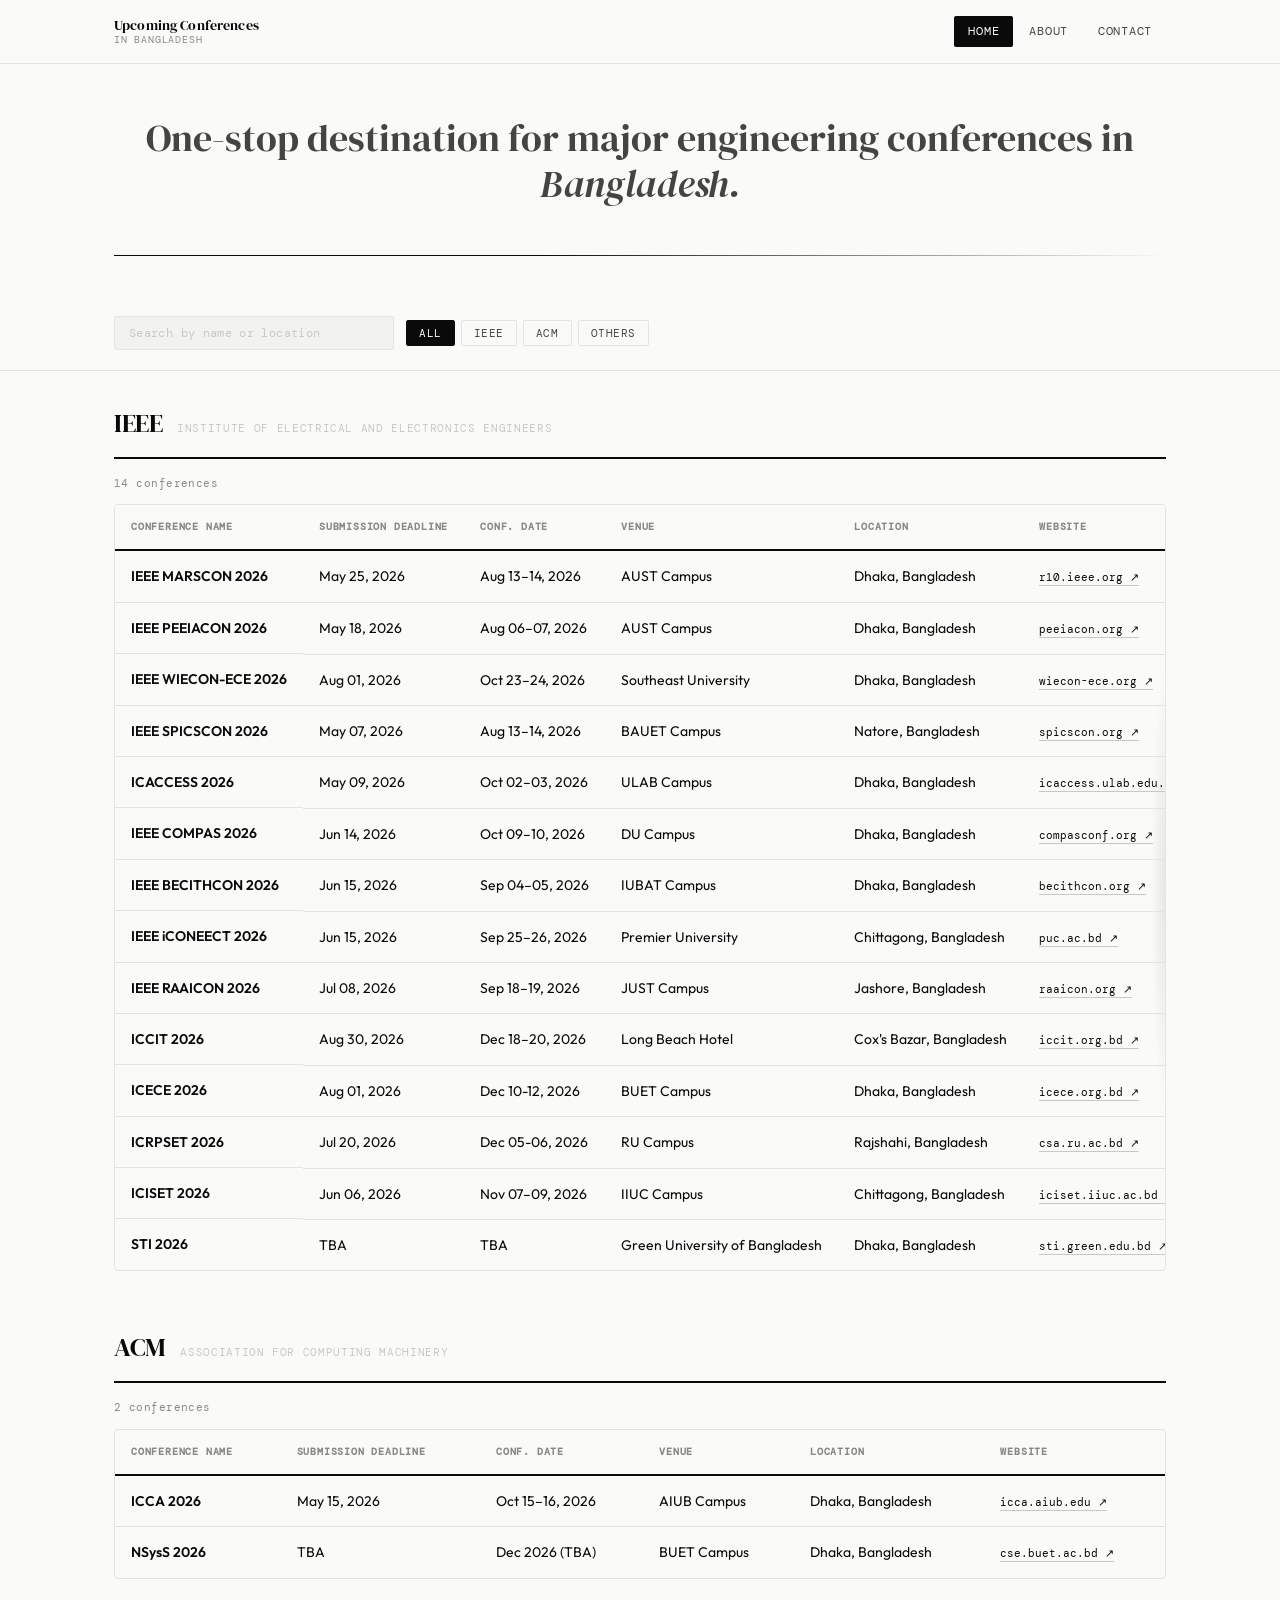
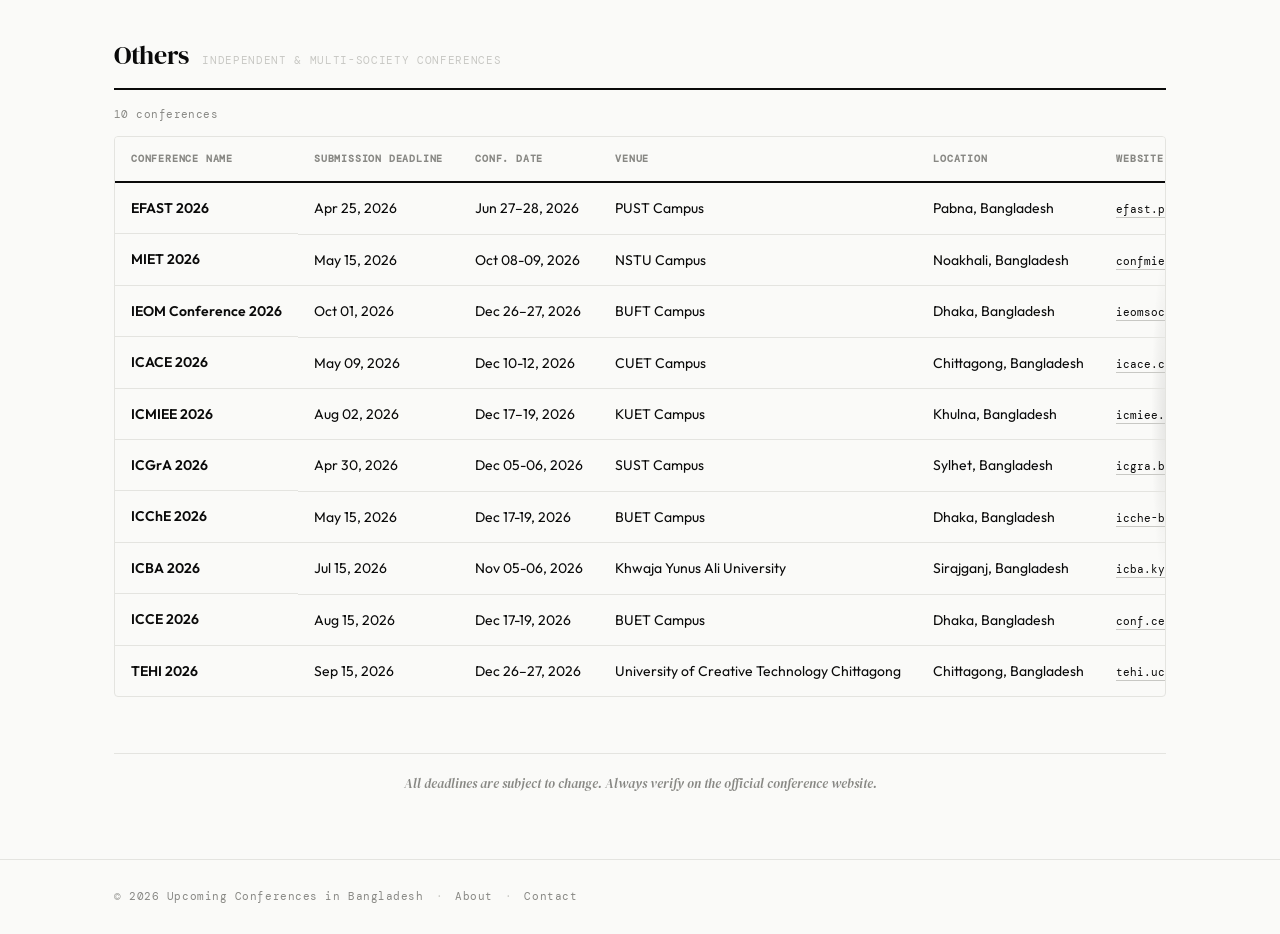
<file: index.html>
<!DOCTYPE html>
<html lang="en">
<head>
  <meta charset="UTF-8">
  <meta name="viewport" content="width=device-width, initial-scale=1.0">
  <title>Upcoming Conferences in Bangladesh</title>

<link rel="canonical" href="[https://conf.info.bd/](https://conf.info.bd/)" />
  
  <link rel="icon" href="favicon.ico" type="image/x-icon">
  <link rel="stylesheet" href="css/style.css">
  <link href="https://fonts.googleapis.com/css2?family=DM+Serif+Display:ital@0;1&family=DM+Mono:wght@400;500&family=Outfit:wght@300;400;500;600&display=swap" rel="stylesheet">
</head>
<body>

  <nav class="navbar">
    <div class="nav-inner">
      <a href="index.html" class="nav-logo">
        <div class="logo-text">
          <span class="logo-line1">Upcoming Conferences</span>
          <span class="logo-line2">in Bangladesh</span>
        </div>
      </a>
      <div class="nav-links">
        <a href="index.html" class="nav-link active">Home</a>
        <a href="about.html" class="nav-link">About</a>
        <a href="contact.html" class="nav-link">Contact</a>
      </div>
      <button class="nav-toggle" id="navToggle" aria-label="Menu">
        <span></span><span></span><span></span>
      </button>
    </div>
    <div class="nav-mobile" id="navMobile">
      <a href="index.html" class="nav-link active">Home</a>
      <a href="about.html" class="nav-link">About</a>
      <a href="contact.html" class="nav-link">Contact</a>
    </div>
  </nav>

  <header class="hero">
    <div class="hero-inner">
      <p class="hero-sub" style="text-align:center;">One-stop destination for major engineering conferences in<br><em>Bangladesh.</em></p>
    </div>
    <div class="hero-rule"></div>
  </header>

  <section class="filters-bar">
    <div class="container">
      <input type="text" id="searchInput" class="search-input" placeholder="Search by name or location" oninput="filterTable()">
      <div class="filter-chips">
        <button class="chip active" onclick="filterByField('all', this)">All</button>
        <button class="chip" onclick="filterByField('IEEE', this)">IEEE</button>
        <button class="chip" onclick="filterByField('ACM', this)">ACM</button>
        <button class="chip" onclick="filterByField('Others', this)">Others</button>
      </div>
    </div>
  </section>

  <main class="container">

    <div class="org-section" data-org="IEEE">
      <div class="org-header">
        <span class="org-label">IEEE</span>
        <span class="org-label-sub">Institute of Electrical and Electronics Engineers</span>
      </div>
      <div class="table-note">
        <span class="count-label" id="countLabel-ieee"></span>
      </div>
      <div class="table-wrapper">
        <table class="conf-table">
          <thead><tr>
            <th>Conference Name</th><th>Submission Deadline</th><th>Conf. Date</th><th>Venue</th><th>Location</th><th>Website</th>
          </tr></thead>
          <tbody class="tableBody" data-org="IEEE">
           <tr data-org="IEEE">
              <td class="conf-name">IEEE MARSCON 2026</td>
              <td class="deadline-cell">May 25, 2026</td>
              <td>Aug 13–14, 2026</td><td>AUST Campus</td><td>Dhaka, Bangladesh</td>
              <td><a href="https://r10.ieee.org/bd-aps-mtts/marscon" target="_blank" class="conf-link">r10.ieee.org ↗</a></td>
            </tr>
            <tr data-org="IEEE">
              <td class="conf-name">IEEE PEEIACON 2026</td>
              <td class="deadline-cell">May 18, 2026</td>
              <td>Aug 06–07, 2026</td><td>AUST Campus</td><td>Dhaka, Bangladesh</td>
              <td><a href="https://peeiacon.org/2026" target="_blank" class="conf-link">peeiacon.org ↗</a></td>
            </tr>
            <tr data-org="IEEE">
              <td class="conf-name">IEEE WIECON-ECE 2026</td>
              <td class="deadline-cell">Aug 01, 2026</td>
              <td>Oct 23–24, 2026</td><td>Southeast University</td><td>Dhaka, Bangladesh</td>
              <td><a href="https://wiecon-ece.org/" target="_blank" class="conf-link">wiecon-ece.org ↗</a></td>
            </tr>
            <tr data-org="IEEE">
              <td class="conf-name">IEEE SPICSCON 2026</td>
              <td class="deadline-cell">May 07, 2026</td>
              <td>Aug 13–14, 2026</td><td>BAUET Campus</td><td>Natore, Bangladesh</td>
              <td><a href="https://spicscon.org/2026" target="_blank" class="conf-link">spicscon.org ↗</a></td>
            </tr>
            <tr data-org="IEEE">
              <td class="conf-name">ICACCESS 2026</td>
              <td class="deadline-cell">May 09, 2026</td>
              <td>Oct 02–03, 2026</td><td>ULAB Campus</td><td>Dhaka, Bangladesh</td>
              <td><a href="https://icaccess.ulab.edu.bd" target="_blank" class="conf-link">icaccess.ulab.edu.bd ↗</a></td>
            </tr>
            <tr data-org="IEEE">
              <td class="conf-name">IEEE COMPAS 2026</td>
              <td class="deadline-cell">Jun 14, 2026</td>
              <td>Oct 09–10, 2026</td><td>DU Campus</td><td>Dhaka, Bangladesh</td>
              <td><a href="https://compasconf.org" target="_blank" class="conf-link">compasconf.org ↗</a></td>
            </tr>
            <tr data-org="IEEE">
              <td class="conf-name">IEEE BECITHCON 2026</td>
              <td class="deadline-cell">Jun 15, 2026</td>
              <td>Sep 04–05, 2026</td><td>IUBAT Campus</td><td>Dhaka, Bangladesh</td>
              <td><a href="https://becithcon.org/2026" target="_blank" class="conf-link">becithcon.org ↗</a></td>
            </tr>
            <tr data-org="IEEE">
              <td class="conf-name">IEEE iCONEECT 2026</td>
              <td class="deadline-cell">Jun 15, 2026</td>
              <td>Sep 25–26, 2026</td><td>Premier University</td><td>Chittagong, Bangladesh</td>
              <td><a href="https://iconeect2026.puc.ac.bd" target="_blank" class="conf-link">puc.ac.bd ↗</a></td>
            </tr>
            <tr data-org="IEEE">
              <td class="conf-name">IEEE RAAICON 2026</td>
              <td class="deadline-cell">Jul 08, 2026</td>
              <td>Sep 18–19, 2026</td><td>JUST Campus</td><td>Jashore, Bangladesh</td>
              <td><a href="https://raaicon.org/2026" target="_blank" class="conf-link">raaicon.org ↗</a></td>
            </tr>
            <tr data-org="IEEE">
              <td class="conf-name">ICCIT 2026</td>
              <td class="deadline-cell">Aug 30, 2026</td>
              <td>Dec 18–20, 2026</td><td>Long Beach Hotel</td><td>Cox's Bazar, Bangladesh</td>
              <td><a href="https://iccit.org.bd/2026/" target="_blank" class="conf-link">iccit.org.bd ↗</a></td>
            </tr>
            <tr data-org="IEEE">
              <td class="conf-name">ICECE 2026</td>
              <td class="deadline-cell">Aug 01, 2026</td>
              <td>Dec 10-12, 2026</td><td>BUET Campus</td><td>Dhaka, Bangladesh</td>
              <td><a href="https://icece.org.bd/2026/" target="_blank" class="conf-link">icece.org.bd ↗</a></td>
            </tr>
<tr data-org="IEEE">
              <td class="conf-name">ICRPSET 2026</td>
              <td class="deadline-cell">Jul 20, 2026</td>
              <td>Dec 05-06, 2026</td><td>RU Campus</td><td>Rajshahi, Bangladesh</td>
              <td><a href="https://csa.ru.ac.bd/icrpset/2026/" target="_blank" class="conf-link">csa.ru.ac.bd ↗</a></td>
            </tr>
<tr data-org="IEEE">
              <td class="conf-name">ICISET 2026</td>
              <td class="deadline-cell">Jun 06, 2026</td>
              <td>Nov 07–09, 2026</td><td>IIUC Campus</td><td>Chittagong, Bangladesh</td>
              <td><a href="https://iciset.iiuc.ac.bd/" target="_blank" class="conf-link">iciset.iiuc.ac.bd ↗</a></td>
            </tr>
            <tr data-org="IEEE">
              <td class="conf-name">STI 2026</td>
              <td class="deadline-cell">TBA</td>
              <td>TBA</td><td>Green University of Bangladesh</td><td>Dhaka, Bangladesh</td>
              <td><a href="https://sti.green.edu.bd/" target="_blank" class="conf-link">sti.green.edu.bd ↗</a></td>
            </tr>
          </tbody>
        </table>
      </div>
      <div class="card-list" id="cardList-ieee"></div>
    </div>

    <div class="org-section" data-org="ACM">
      <div class="org-header">
        <span class="org-label">ACM</span>
        <span class="org-label-sub">Association for Computing Machinery</span>
      </div>
      <div class="table-note">
        <span class="count-label" id="countLabel-acm"></span>
      </div>
      <div class="table-wrapper">
        <table class="conf-table">
          <thead><tr>
            <th>Conference Name</th><th>Submission Deadline</th><th>Conf. Date</th><th>Venue</th><th>Location</th><th>Website</th>
          </tr></thead>
          <tbody class="tableBody" data-org="ACM">
            <tr data-org="ACM">
              <td class="conf-name">ICCA 2026</td>
              <td class="deadline-cell">May 15, 2026</td>
              <td>Oct 15–16, 2026</td><td>AIUB Campus</td><td>Dhaka, Bangladesh</td>
              <td><a href="https://icca.aiub.edu/" target="_blank" class="conf-link">icca.aiub.edu ↗</a></td>
            </tr>
            <tr data-org="ACM">
              <td class="conf-name">NSysS 2026</td>
              <td class="deadline-cell">TBA</td>
              <td>Dec 2026 (TBA)</td><td>BUET Campus</td><td>Dhaka, Bangladesh</td>
              <td><a href="https://cse.buet.ac.bd/nsyss2026/" target="_blank" class="conf-link">cse.buet.ac.bd ↗</a></td>
            </tr>
          </tbody>
        </table>
      </div>
      <div class="card-list" id="cardList-acm"></div>
    </div>

    <div class="org-section" data-org="Others">
      <div class="org-header">
        <span class="org-label">Others</span>
        <span class="org-label-sub">Independent &amp; multi-society conferences</span>
      </div>
      <div class="table-note">
        <span class="count-label" id="countLabel-others"></span>
      </div>
      <div class="table-wrapper">
        <table class="conf-table">
          <thead><tr>
            <th>Conference Name</th><th>Submission Deadline</th><th>Conf. Date</th><th>Venue</th><th>Location</th><th>Website</th>
          </tr></thead>
          <tbody class="tableBody" data-org="Others">
            <tr data-org="Others">
              <td class="conf-name">EFAST 2026</td>
              <td class="deadline-cell">Apr 25, 2026</td>
              <td>Jun 27–28, 2026</td><td>PUST Campus</td><td>Pabna, Bangladesh</td>
              <td><a href="https://efast.pust.ac.bd" target="_blank" class="conf-link">efast.pust.ac.bd ↗</a></td>
            </tr>
            <tr data-org="Others">
              <td class="conf-name">MIET 2026</td>
              <td class="deadline-cell">May 15, 2026</td>
              <td>Oct 08-09, 2026</td><td>NSTU Campus</td><td>Noakhali, Bangladesh</td>
              <td><a href="https://confmiet.org/" target="_blank" class="conf-link">confmiet.org ↗</a></td>
            </tr>
            <tr data-org="Others">
              <td class="conf-name">IEOM Conference 2026</td>
              <td class="deadline-cell">Oct 01, 2026</td>
              <td>Dec 26–27, 2026</td><td>BUFT Campus</td><td>Dhaka, Bangladesh</td>
              <td><a href="https://ieomsociety.org/bangladesh2026/" target="_blank" class="conf-link">ieomsociety.org ↗</a></td>
            </tr>
<tr data-org="Others">
              <td class="conf-name">ICACE 2026</td>
              <td class="deadline-cell">May 09, 2026</td>
              <td>Dec 10-12, 2026</td><td>CUET Campus</td><td>Chittagong, Bangladesh</td>
              <td><a href="https://icace.cuet.ac.bd/" target="_blank" class="conf-link">icace.cuet.ac.bd ↗</a></td>
            </tr>
            <tr data-org="Others">
              <td class="conf-name">ICMIEE 2026</td>
              <td class="deadline-cell">Aug 02, 2026</td>
              <td>Dec 17–19, 2026</td><td>KUET Campus</td><td>Khulna, Bangladesh</td>
              <td><a href="https://icmiee.kuet.ac.bd/" target="_blank" class="conf-link">icmiee.kuet.ac.bd ↗</a></td>
            </tr>
<tr data-org="Others">
              <td class="conf-name">ICGrA 2026</td>
              <td class="deadline-cell">Apr 30, 2026</td>
              <td>Dec 05-06, 2026</td><td>SUST Campus</td><td>Sylhet, Bangladesh</td>
              <td><a href="https://icgra.buet.ac.bd/2026" target="_blank" class="conf-link">icgra.buet.ac.bd ↗</a></td>
            </tr>
<tr data-org="Others">
              <td class="conf-name">ICChE 2026</td>
              <td class="deadline-cell">May 15, 2026</td>
              <td>Dec 17-19, 2026</td><td>BUET Campus</td><td>Dhaka, Bangladesh</td>
              <td><a href="https://icche-buet.com/" target="_blank" class="conf-link">icche-buet.com ↗</a></td>
            </tr>
<tr data-org="Others">
              <td class="conf-name">ICBA 2026 </td>
              <td class="deadline-cell">Jul 15, 2026</td>
              <td>Nov 05-06, 2026</td><td>Khwaja Yunus Ali University</td><td>Sirajganj, Bangladesh</td>
              <td><a href="https://icba.kyau.edu.bd/" target="_blank" class="conf-link">icba.kyau.edu.bd ↗</a></td>
            </tr>
<tr data-org="Others">
              <td class="conf-name">ICCE 2026</td>
              <td class="deadline-cell">Aug 15, 2026</td>
              <td>Dec 17-19, 2026</td><td>BUET Campus</td><td>Dhaka, Bangladesh</td>
              <td><a href="https://conf.ce.buet.ac.bd/" target="_blank" class="conf-link">conf.ce.buet.ac.bd ↗</a></td>
            </tr>
            <tr data-org="Others">
              <td class="conf-name">TEHI 2026</td>
              <td class="deadline-cell">Sep 15, 2026</td>
              <td>Dec 26–27, 2026</td><td>University of Creative Technology Chittagong</td><td>Chittagong, Bangladesh</td>
              <td><a href="https://tehi.uctc.ac.bd/" target="_blank" class="conf-link">tehi.uctc.ac.bd/ ↗</a></td>
            </tr>
          </tbody>
        </table>
      </div>
      <div class="card-list" id="cardList-others"></div>
    </div>

    <p class="no-results" id="noResults" style="display:none">No conferences match your search.</p>

    <div class="table-footer">
      <p><em>All deadlines are subject to change. Always verify on the official conference website.</em></p>
    </div>

  </main>

  <footer class="site-footer">
    <div class="container">
      <span>© 2026 Upcoming Conferences in Bangladesh</span>
      <span class="footer-sep">·</span>
      <a href="about.html">About</a>
      <span class="footer-sep">·</span>
      <a href="contact.html">Contact</a>
    </div>
  </footer>

  <script src="js/script.js"></script>
</body>
</html>
</file>
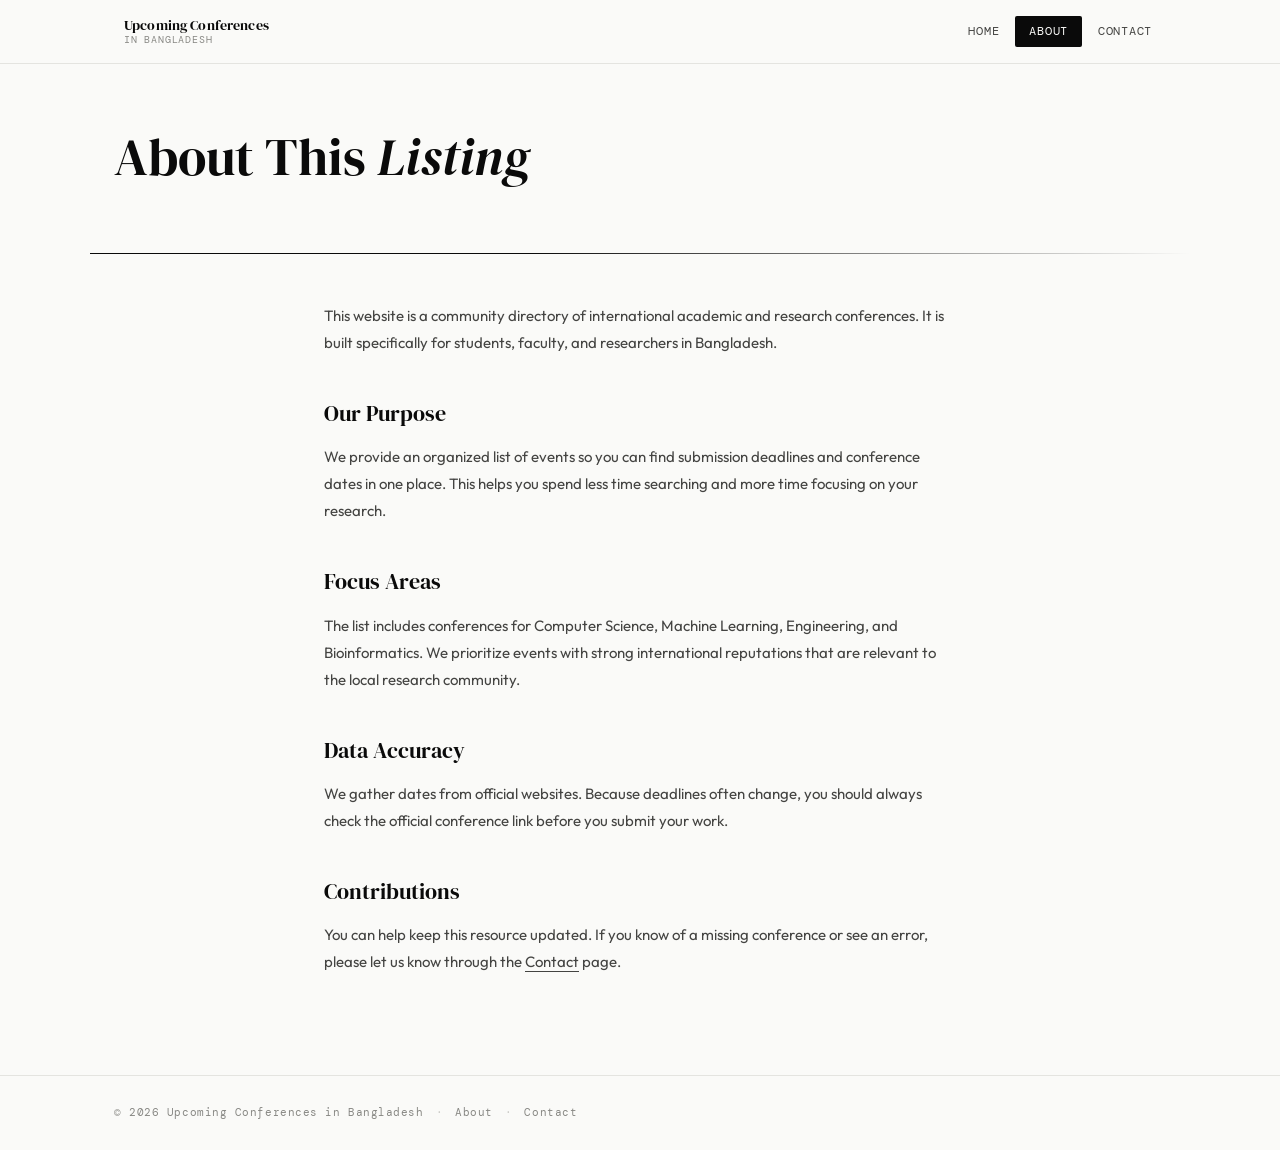
<file: about.html>
<!DOCTYPE html>
<html lang="en">
<head>
  <meta charset="UTF-8">
  <meta name="viewport" content="width=device-width, initial-scale=1.0">
  <title>About – Upcoming Conferences in Bangladesh</title>

<link rel="canonical" href="[https://conf.info.bd/about](https://conf.info.bd/about)" />
  
  <link rel="icon" href="favicon.ico" type="image/x-icon">
  <link rel="stylesheet" href="css/style.css">
  <link href="https://fonts.googleapis.com/css2?family=DM+Serif+Display:ital@0;1&family=DM+Mono:wght@400;500&family=Outfit:wght@300;400;500;600&display=swap" rel="stylesheet">
</head>
<body>

  <nav class="navbar">
    <div class="nav-inner">
      <a href="index.html" class="nav-logo">
        <div class="logo-mark">
          <svg viewBox="0 0 60 40" xmlns="http://www.w3.org/2000/svg" class="logo-svg">
            <path d="M5 5 L5 35 Q5 38 8 38 L22 38 Q30 38 30 30 L30 22 Q30 14 22 14 L14 14 L14 5 Z" fill="#111"/>
            <path d="M30 5 L30 22 Q30 30 38 30 L46 30 Q54 30 54 22 L54 14 Q54 6 46 6 L38 6 L38 5 Z" fill="none" stroke="#111" stroke-width="2.5"/>
            <path d="M30 22 Q30 38 22 38 L8 38" fill="none" stroke="#111" stroke-width="2.5"/>
          </svg>
        </div>
        <div class="logo-text">
          <span class="logo-line1">Upcoming Conferences</span>
          <span class="logo-line2">in Bangladesh</span>
        </div>
      </a>
      <div class="nav-links">
        <a href="index.html" class="nav-link">Home</a>
        <a href="about.html" class="nav-link active">About</a>
        <a href="contact.html" class="nav-link">Contact</a>
      </div>
      <button class="nav-toggle" id="navToggle" aria-label="Menu">
        <span></span><span></span><span></span>
      </button>
    </div>
    <div class="nav-mobile" id="navMobile">
      <a href="index.html" class="nav-link">Home</a>
      <a href="about.html" class="nav-link active">About</a>
      <a href="contact.html" class="nav-link">Contact</a>
    </div>
  </nav>

  <div class="page-hero">
    <p class="hero-eyebrow"> </p>
    <h1>About This <em>Listing</em></h1>
  </div>

  <div class="hero-rule" style="max-width:1100px;margin:0 auto 48px;padding:0 24px;"></div>

  <div class="page-body">
    <p>This website is a community directory of international academic and research conferences. It is built specifically for students, faculty, and researchers in Bangladesh.</p>

    <h2>Our Purpose</h2>
    <p>We provide an organized list of events so you can find submission deadlines and conference dates in one place. This helps you spend less time searching and more time focusing on your research.</p>

    <h2>Focus Areas</h2>
    <p>The list includes conferences for Computer Science, Machine Learning, Engineering, and Bioinformatics. We prioritize events with strong international reputations that are relevant to the local research community.</p>

    <h2>Data Accuracy</h2>
    <p>We gather dates from official websites. Because deadlines often change, you should always check the official conference link before you submit your work.</p>

    <h2>Contributions</h2>
    <p>You can help keep this resource updated. If you know of a missing conference or see an error, please let us know through the <a href="contact.html" style="border-bottom:1px solid currentColor;">Contact</a> page.</p>
  </div>

  <footer class="site-footer">
    <div class="container">
      <span>© 2026 Upcoming Conferences in Bangladesh</span>
      <span class="footer-sep">·</span>
      <a href="about.html">About</a>
      <span class="footer-sep">·</span>
      <a href="contact.html">Contact</a>
    </div>
  </footer>

  <script src="js/script.js"></script>
</body>
</html>
</file>
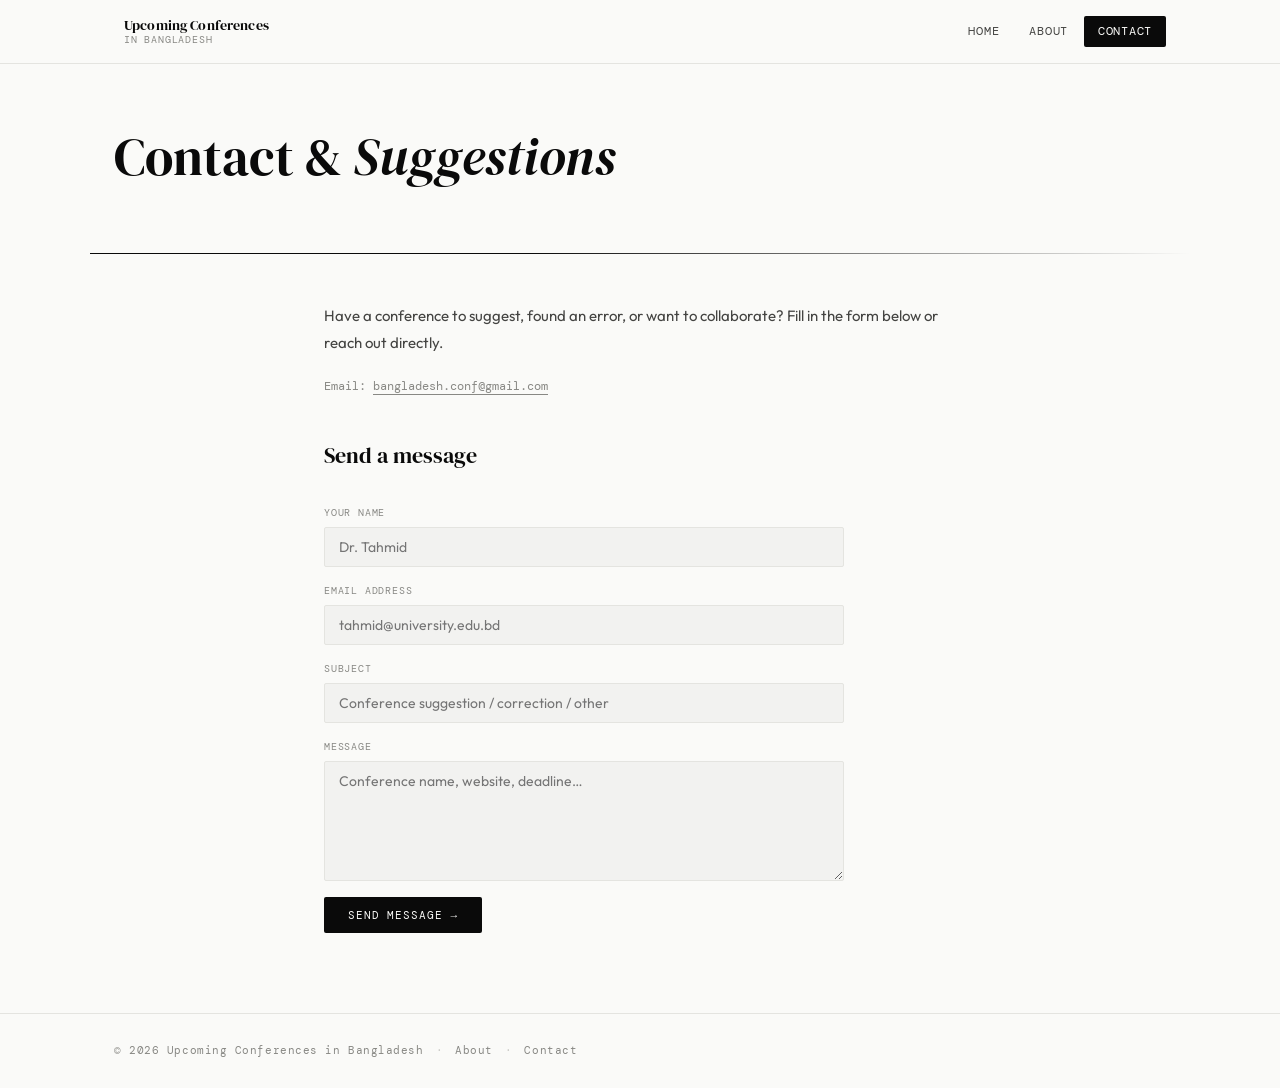
<file: contact.html>
<!DOCTYPE html>
<html lang="en">
<head>
  <meta charset="UTF-8">
  <meta name="viewport" content="width=device-width, initial-scale=1.0">
  <title>Contact – Upcoming Conferences in Bangladesh</title>

  <link rel="canonical" href="[https://conf.info.bd/contact](https://conf.info.bd/contact)" />
  
  <link rel="icon" href="favicon.ico" type="image/x-icon">
  <link rel="stylesheet" href="css/style.css">
  <link href="https://fonts.googleapis.com/css2?family=DM+Serif+Display:ital@0;1&family=DM+Mono:wght@400;500&family=Outfit:wght@300;400;500;600&display=swap" rel="stylesheet">
</head>
<body>

  <nav class="navbar">
    <div class="nav-inner">
      <a href="index.html" class="nav-logo">
        <div class="logo-mark">
          <svg viewBox="0 0 60 40" xmlns="http://www.w3.org/2000/svg" class="logo-svg">
            <path d="M5 5 L5 35 Q5 38 8 38 L22 38 Q30 38 30 30 L30 22 Q30 14 22 14 L14 14 L14 5 Z" fill="#111"/>
            <path d="M30 5 L30 22 Q30 30 38 30 L46 30 Q54 30 54 22 L54 14 Q54 6 46 6 L38 6 L38 5 Z" fill="none" stroke="#111" stroke-width="2.5"/>
            <path d="M30 22 Q30 38 22 38 L8 38" fill="none" stroke="#111" stroke-width="2.5"/>
          </svg>
        </div>
        <div class="logo-text">
          <span class="logo-line1">Upcoming Conferences</span>
          <span class="logo-line2">in Bangladesh</span>
        </div>
      </a>
      <div class="nav-links">
        <a href="index.html" class="nav-link">Home</a>
        <a href="about.html" class="nav-link">About</a>
        <a href="contact.html" class="nav-link active">Contact</a>
      </div>
      <button class="nav-toggle" id="navToggle" aria-label="Menu">
        <span></span><span></span><span></span>
      </button>
    </div>
    <div class="nav-mobile" id="navMobile">
      <a href="index.html" class="nav-link">Home</a>
      <a href="about.html" class="nav-link">About</a>
      <a href="contact.html" class="nav-link active">Contact</a>
    </div>
  </nav>

  <div class="page-hero">
    <p class="hero-eyebrow"> </p>
    <h1>Contact &amp; <em>Suggestions</em></h1>
  </div>

  <div class="hero-rule" style="max-width:1100px;margin:0 auto 48px;padding:0 24px;"></div>

  <div class="page-body">
    <p>Have a conference to suggest, found an error, or want to collaborate? Fill in the form below or reach out directly.</p>

    <p style="font-family: var(--font-mono); font-size: 12px; color: var(--gray-500);">
      Email: <a href="mailto:bangladesh.conf@gmail.com" style="border-bottom:1px solid currentColor;">bangladesh.conf@gmail.com</a>
    </p>

    <h2>Send a message</h2>

    <!-- Note: this form uses Formspree (free). See instructions at the bottom of the page. -->
    <form class="contact-form" action="https://formspree.io/f/xrerqdra" method="POST">
      <div class="form-group">
        <label class="form-label" for="name">Your name</label>
        <input class="form-input" type="text" id="name" name="name" placeholder="Dr. Tahmid" required>
      </div>
      <div class="form-group">
        <label class="form-label" for="email">Email address</label>
        <input class="form-input" type="email" id="email" name="email" placeholder="tahmid@university.edu.bd" required>
      </div>
      <div class="form-group">
        <label class="form-label" for="subject">Subject</label>
        <input class="form-input" type="text" id="subject" name="subject" placeholder="Conference suggestion / correction / other">
      </div>
      <div class="form-group">
        <label class="form-label" for="message">Message</label>
        <textarea class="form-textarea" id="message" name="message" placeholder="Conference name, website, deadline…" required></textarea>
      </div>
      <button class="form-btn" type="submit">Send message →</button>
    </form>

  </div>

  <footer class="site-footer">
    <div class="container">
      <span>© 2026 Upcoming Conferences in Bangladesh</span>
      <span class="footer-sep">·</span>
      <a href="about.html">About</a>
      <span class="footer-sep">·</span>
      <a href="contact.html">Contact</a>
    </div>
  </footer>

  <script src="js/script.js"></script>
</body>
</html>
</file>
<file: css/style.css>
/* ===== RESET & BASE ===== */
*, *::before, *::after { box-sizing: border-box; margin: 0; padding: 0; }

:root {
  --black: #0a0a0a;
  --white: #fafaf8;
  --gray-100: #f2f2f0;
  --gray-200: #e4e4e0;
  --gray-300: #c8c8c4;
  --gray-500: #888884;
  --gray-700: #444442;
  --accent: #111;
  --font-serif: 'DM Serif Display', Georgia, serif;
  --font-sans: 'Outfit', sans-serif;
  --font-mono: 'DM Mono', monospace;
  --radius: 4px;
  --nav-h: 64px;
}

html { scroll-behavior: smooth; }

body {
  background: var(--white);
  color: var(--black);
  font-family: var(--font-sans);
  font-size: 15px;
  line-height: 1.6;
  -webkit-font-smoothing: antialiased;
}

a { color: inherit; text-decoration: none; }
.container { max-width: 1100px; margin: 0 auto; padding: 0 24px; }

/* ===== NAVBAR ===== */
.navbar {
  position: sticky;
  top: 0;
  z-index: 100;
  background: var(--white);
  border-bottom: 1px solid var(--gray-200);
  height: var(--nav-h);
}

.nav-inner {
  max-width: 1100px;
  margin: 0 auto;
  padding: 0 24px;
  height: 100%;
  display: flex;
  align-items: center;
  gap: 16px;
}

/* LOGO */
.nav-logo {
  display: flex;
  align-items: center;
  gap: 10px;
  text-decoration: none;
  flex-shrink: 0;
}

.logo-text {
  display: flex;
  flex-direction: column;
  line-height: 1.2;
}

.logo-line1 {
  font-family: var(--font-serif);
  font-size: 14px;
  color: var(--black);
  letter-spacing: 0.01em;
}

.logo-line2 {
  font-family: var(--font-mono);
  font-size: 10px;
  color: var(--gray-500);
  letter-spacing: 0.08em;
  text-transform: uppercase;
}

/* NAV LINKS */
.nav-links {
  margin-left: auto;
  display: flex;
  gap: 2px;
}

.nav-link {
  font-family: var(--font-mono);
  font-size: 12px;
  letter-spacing: 0.06em;
  text-transform: uppercase;
  padding: 6px 14px;
  border-radius: 2px;
  color: var(--gray-700);
  transition: background 0.15s, color 0.15s;
}

.nav-link:hover { background: var(--gray-100); color: var(--black); }
.nav-link.active { background: var(--black); color: var(--white); }

/* HAMBURGER */
.nav-toggle {
  display: none;
  flex-direction: column;
  gap: 5px;
  background: none;
  border: none;
  cursor: pointer;
  padding: 4px;
  margin-left: auto;
}

.nav-toggle span {
  display: block;
  width: 22px;
  height: 1.5px;
  background: var(--black);
  transition: transform 0.2s, opacity 0.2s;
}

.nav-mobile {
  display: none;
  flex-direction: column;
  background: var(--white);
  border-top: 1px solid var(--gray-200);
  padding: 12px 24px;
  gap: 4px;
}

.nav-mobile .nav-link {
  padding: 10px 12px;
  font-size: 13px;
}

.nav-mobile.open { display: flex; }

/* ===== HERO ===== */
.hero {
  padding: 52px 24px 40px;
  max-width: 1100px;
  margin: 0 auto;
  position: relative;
}

.hero-sub {
  font-family: var(--font-serif);
  font-size: clamp(24px, 3.5vw, 38px);
  color: var(--gray-700);
  font-weight: 400;
  line-height: 1.2;
  white-space: nowrap;
  overflow: hidden;
  text-overflow: ellipsis;
}

.hero-rule {
  margin-top: 48px;
  height: 1px;
  background: linear-gradient(to right, var(--black) 0%, var(--black) 40%, transparent 100%);
}

/* ===== FILTERS ===== */
.filters-bar {
  padding: 20px 0;
  border-bottom: 1px solid var(--gray-200);
  background: var(--white);
  position: sticky;
  top: var(--nav-h);
  z-index: 50;
}

.filters-bar .container {
  display: flex;
  flex-wrap: wrap;
  align-items: center;
  gap: 12px;
}

.search-input {
  font-family: var(--font-mono);
  font-size: 12px;
  letter-spacing: 0.03em;
  border: 1px solid var(--gray-200);
  background: var(--gray-100);
  padding: 8px 14px;
  border-radius: 2px;
  outline: none;
  width: 280px;
  transition: border-color 0.15s, background 0.15s;
  color: var(--black);
}

.search-input::placeholder { color: var(--gray-300); }
.search-input:focus { border-color: var(--black); background: var(--white); }

.filter-chips {
  display: flex;
  gap: 6px;
  flex-wrap: wrap;
}

.chip {
  font-family: var(--font-mono);
  font-size: 11px;
  letter-spacing: 0.05em;
  text-transform: uppercase;
  padding: 5px 12px;
  border: 1px solid var(--gray-200);
  background: transparent;
  border-radius: 2px;
  cursor: pointer;
  color: var(--gray-700);
  transition: background 0.12s, color 0.12s, border-color 0.12s;
}

.chip:hover { border-color: var(--gray-500); color: var(--black); }
.chip.active { background: var(--black); color: var(--white); border-color: var(--black); }

/* ===== TABLE AREA ===== */
main.container { padding-top: 32px; padding-bottom: 64px; }

.table-note {
  display: flex;
  justify-content: space-between;
  align-items: center;
  margin-bottom: 12px;
}

.swipe-hint {
  font-family: var(--font-mono);
  font-size: 10px;
  letter-spacing: 0.06em;
  color: var(--gray-300);
  text-transform: uppercase;
  display: none; /* shown only on mobile via JS */
}

.count-label {
  font-family: var(--font-mono);
  font-size: 11px;
  color: var(--gray-500);
  letter-spacing: 0.04em;
}

/* TABLE */
.table-wrapper {
  width: 100%;
  overflow-x: auto;
  -webkit-overflow-scrolling: touch;
  border: 1px solid var(--gray-200);
  border-radius: var(--radius);
  /* Subtle scroll shadow indicators */
  background:
    linear-gradient(to right, var(--white) 20px, transparent 20px),
    linear-gradient(to left, var(--white) 20px, transparent 20px) 100% 0,
    radial-gradient(ellipse at left, rgba(0,0,0,.08) 0%, transparent 70%) 0 50%,
    radial-gradient(ellipse at right, rgba(0,0,0,.08) 0%, transparent 70%) 100% 50%;
  background-repeat: no-repeat;
  background-color: var(--white);
  background-size: 40px 100%, 40px 100%, 14px 60%, 14px 60%;
  background-attachment: local, local, scroll, scroll;
}

.conf-table {
  width: 100%;
  min-width: 780px;
  border-collapse: collapse;
  font-size: 14px;
}

.conf-table thead tr {
  border-bottom: 2px solid var(--black);
}

.conf-table th {
  font-family: var(--font-mono);
  font-size: 10px;
  letter-spacing: 0.08em;
  text-transform: uppercase;
  color: var(--gray-500);
  padding: 14px 16px;
  text-align: left;
  white-space: nowrap;
  background: var(--white);
}

.conf-table td {
  padding: 14px 16px;
  vertical-align: top;
  border-bottom: 1px solid var(--gray-200);
  color: var(--black);
  white-space: nowrap;
}

.conf-table tbody tr {
  transition: background 0.1s;
}

.conf-table tbody tr:hover { background: var(--gray-100); }
.conf-table tbody tr:last-child td { border-bottom: none; }
.conf-table tbody tr.hidden { display: none; }

/* Conf name cell */
.conf-name {
  font-weight: 600;
  white-space: nowrap;
  display: flex;
  align-items: center;
  gap: 8px;
}

.conf-field-tag {
  font-family: var(--font-mono);
  font-size: 9px;
  letter-spacing: 0.06em;
  text-transform: uppercase;
  padding: 2px 7px;
  border: 1px solid var(--gray-200);
  border-radius: 2px;
  color: var(--gray-500);
  font-weight: 400;
  flex-shrink: 0;
}

/* Deadline cell */
.deadline-cell {
  white-space: nowrap;
}

.deadline-note {
  display: block;
  font-size: 10px;
  color: var(--gray-300);
  font-family: var(--font-mono);
  margin-top: 2px;
  white-space: normal;
  max-width: 160px;
  line-height: 1.4;
}

/* Website link */
.conf-link {
  font-family: var(--font-mono);
  font-size: 11px;
  color: var(--black);
  border-bottom: 1px solid var(--gray-300);
  padding-bottom: 1px;
  transition: border-color 0.15s;
  white-space: nowrap;
}

.conf-link:hover { border-color: var(--black); }

/* ===== MOBILE CARDS ===== */
.card-list {
  display: none;
  flex-direction: column;
  gap: 1px;
  background: var(--gray-200);
  border: 1px solid var(--gray-200);
  border-radius: var(--radius);
  overflow: hidden;
}

.conf-card {
  background: var(--white);
  padding: 18px 16px;
  transition: background 0.1s;
}

.conf-card.hidden { display: none; }
.conf-card:active { background: var(--gray-100); }

.card-top {
  display: flex;
  justify-content: space-between;
  align-items: flex-start;
  gap: 12px;
  margin-bottom: 10px;
}

.card-name {
  font-weight: 600;
  font-size: 15px;
  line-height: 1.3;
}

.card-tag {
  font-family: var(--font-mono);
  font-size: 9px;
  letter-spacing: 0.06em;
  text-transform: uppercase;
  padding: 3px 8px;
  border: 1px solid var(--gray-200);
  border-radius: 2px;
  color: var(--gray-500);
  flex-shrink: 0;
  margin-top: 2px;
}

.card-rows {
  display: grid;
  grid-template-columns: 1fr 1fr;
  gap: 8px 12px;
  margin-bottom: 12px;
}

.card-row {}

.card-label {
  font-family: var(--font-mono);
  font-size: 9px;
  text-transform: uppercase;
  letter-spacing: 0.06em;
  color: var(--gray-300);
  display: block;
  margin-bottom: 2px;
}

.card-val {
  font-size: 13px;
  color: var(--black);
  line-height: 1.4;
}

.card-deadline-note {
  display: block;
  font-size: 10px;
  color: var(--gray-300);
  font-family: var(--font-mono);
}

.card-link-row {
  padding-top: 10px;
  border-top: 1px solid var(--gray-100);
}

/* ===== NO RESULTS ===== */
.no-results {
  text-align: center;
  padding: 48px;
  font-family: var(--font-mono);
  font-size: 12px;
  letter-spacing: 0.06em;
  color: var(--gray-300);
  text-transform: uppercase;
}

/* ===== TABLE FOOTER ===== */
.table-footer {
  margin-top: 40px;
  padding-top: 20px;
  border-top: 1px solid var(--gray-200);
  text-align: center;
}
.table-footer p {
  font-size: 13px;
  color: var(--gray-500);
  font-family: var(--font-serif);
  font-style: italic;
}

/* ===== ORG SECTIONS ===== */
.org-section {
  margin-bottom: 56px;
}

.org-header {
  display: flex;
  align-items: baseline;
  gap: 14px;
  margin-bottom: 16px;
  padding-bottom: 12px;
  border-bottom: 2px solid var(--black);
}

.org-label {
  font-family: var(--font-serif);
  font-size: 26px;
  font-weight: 400;
  color: var(--black);
  letter-spacing: -0.01em;
}

.org-label-sub {
  font-family: var(--font-mono);
  font-size: 11px;
  letter-spacing: 0.06em;
  color: var(--gray-300);
  text-transform: uppercase;
}

.org-section.hidden-section { display: none; }

/* ===== SITE FOOTER ===== */
.site-footer {
  border-top: 1px solid var(--gray-200);
  padding: 28px 24px;
  background: var(--white);
}

.site-footer .container {
  display: flex;
  gap: 12px;
  align-items: center;
  font-family: var(--font-mono);
  font-size: 11px;
  letter-spacing: 0.05em;
  color: var(--gray-500);
}

.footer-sep { color: var(--gray-300); }
.site-footer a:hover { color: var(--black); }

/* ===== ABOUT / CONTACT PAGES ===== */
.page-hero {
  padding: 64px 24px 48px;
  max-width: 1100px;
  margin: 0 auto;
}

.page-hero h1 {
  font-family: var(--font-serif);
  font-size: clamp(32px, 5vw, 52px);
  font-weight: 400;
  line-height: 1.1;
  margin-bottom: 20px;
}

.page-body {
  max-width: 680px;
  margin: 0 auto;
  padding: 0 24px 80px;
}

.page-body p {
  font-size: 15px;
  line-height: 1.8;
  color: var(--gray-700);
  margin-bottom: 20px;
}

.page-body h2 {
  font-family: var(--font-serif);
  font-size: 22px;
  font-weight: 400;
  margin: 40px 0 12px;
  color: var(--black);
}

.contact-form {
  display: flex;
  flex-direction: column;
  gap: 16px;
  max-width: 520px;
  margin-top: 32px;
}

.form-group { display: flex; flex-direction: column; gap: 6px; }

.form-label {
  font-family: var(--font-mono);
  font-size: 10px;
  letter-spacing: 0.08em;
  text-transform: uppercase;
  color: var(--gray-500);
}

.form-input, .form-textarea {
  font-family: var(--font-sans);
  font-size: 14px;
  border: 1px solid var(--gray-200);
  background: var(--gray-100);
  padding: 10px 14px;
  border-radius: 2px;
  outline: none;
  color: var(--black);
  transition: border-color 0.15s, background 0.15s;
}

.form-input:focus, .form-textarea:focus {
  border-color: var(--black);
  background: var(--white);
}

.form-textarea { min-height: 120px; resize: vertical; }

.form-btn {
  align-self: flex-start;
  font-family: var(--font-mono);
  font-size: 11px;
  letter-spacing: 0.08em;
  text-transform: uppercase;
  padding: 11px 24px;
  background: var(--black);
  color: var(--white);
  border: none;
  border-radius: 2px;
  cursor: pointer;
  transition: opacity 0.15s;
}

.form-btn:hover { opacity: 0.82; }

/* ===== RESPONSIVE ===== */
@media (max-width: 768px) {
  .navbar { height: auto; }
  .nav-inner { height: 56px; }
  .nav-links { display: none; }
  .nav-toggle { display: flex; }

  .hero { padding: 40px 16px 32px; }
  .filters-bar .container { flex-direction: column; align-items: flex-start; }
  .search-input { width: 100%; }

  /* On mobile: hide table, show cards */
  .table-wrapper { display: none; }
  .card-list { display: flex; }
  .swipe-hint { display: block; }

  .site-footer .container {
    flex-direction: column;
    align-items: flex-start;
    gap: 6px;
  }

  .footer-sep { display: none; }
}

@media (min-width: 769px) {
  .card-list { display: none !important; }
  .table-wrapper { display: block; }
}

/* ===== ANIMATIONS ===== */
@keyframes fadeIn {
  from { opacity: 0; transform: translateY(8px); }
  to   { opacity: 1; transform: translateY(0); }
}

.conf-table tbody tr {
  animation: fadeIn 0.25s ease both;
}

.conf-card {
  animation: fadeIn 0.2s ease both;
}

/* ===== HERO MOBILE ===== */
@media (max-width: 600px) {
  .hero-sub { white-space: normal; font-size: 22px; }
}
</file>
